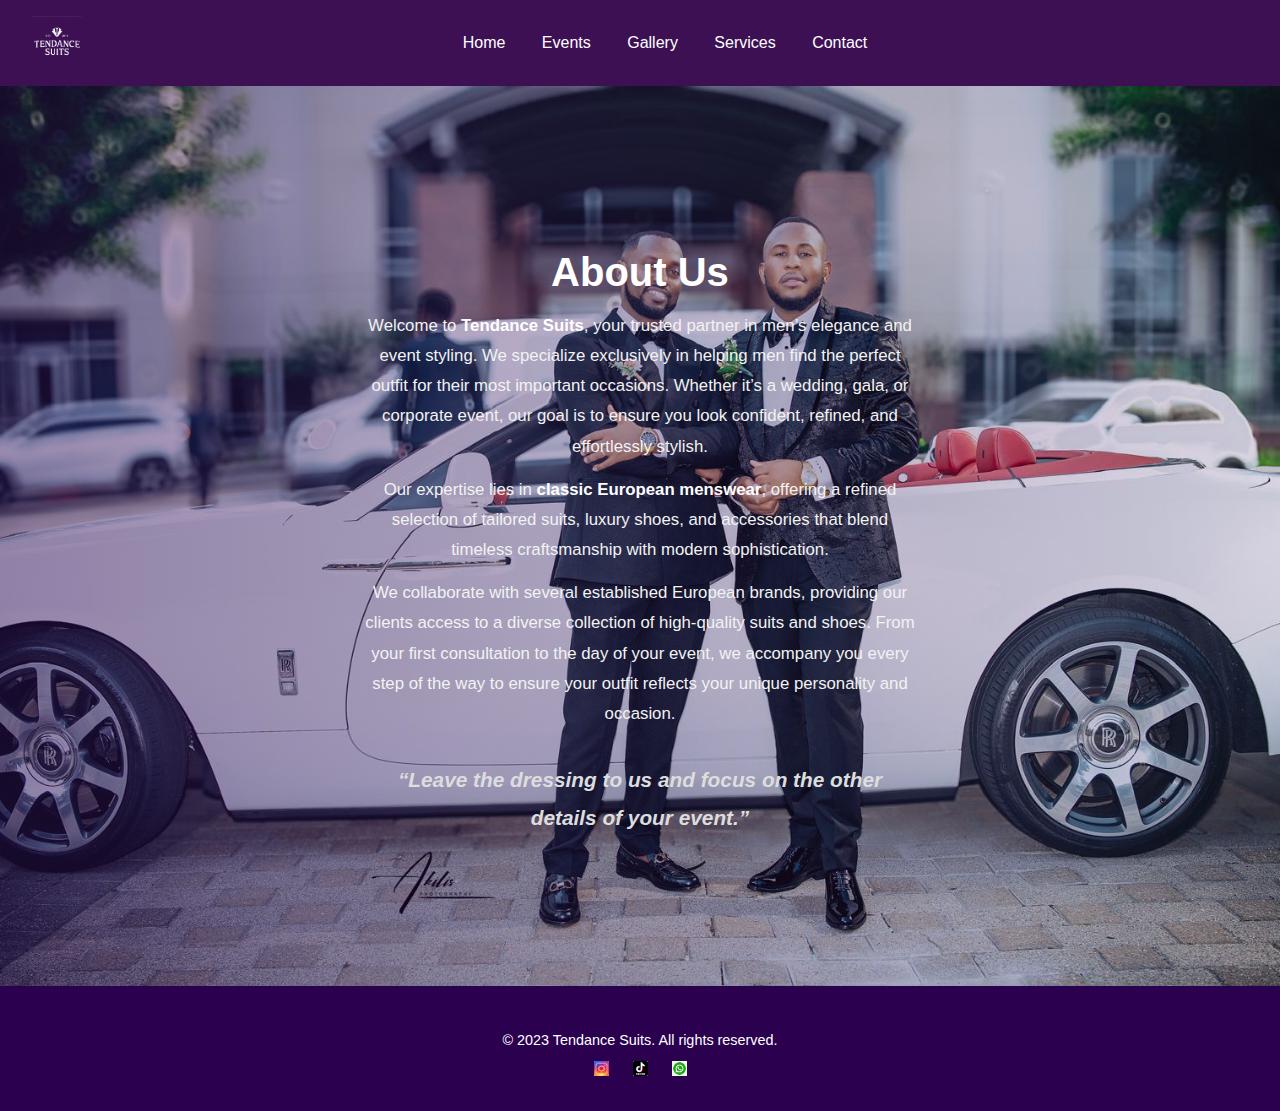
<file: index.html>
<!DOCTYPE html>
<html lang="en">
<head>
  <meta charset="UTF-8">
  <meta name="viewport" content="width=device-width, initial-scale=1.0">
  <title>Tendance Suits | About Us</title>
  <link rel="stylesheet" href="style.css">
  <script defer src="script.js"></script>
</head>
<body>

 <!-- Header -->
<header>
   <div class="logo">
    <a href="index.html">
      <img src="images/logo3.png" alt="Tendance Suits Logo">
    </a>
  </div>

  <!-- Desktop Navigation -->
  <nav class="desktop-nav">
    <a href="index.html">Home</a>
    <a href="event.html">Events</a>
    <a href="gallery.html">Gallery</a>
    <a href="Services.html">Services</a>
    <a href="contact.html">Contact</a>
  </nav>

  <!-- Mobile Navigation -->
  <div class="mobile-nav">
    <div class="hamburger" id="hamburger">
      <span></span>
      <span></span>
      <span></span>
      <span></span>
    </div>
    <ul class="menu" id="mobileMenu">
      <li><a href="gallery.html">Gallery</a></li>
      <li><a href="event.html">Events</a></li>
      <li><a href="Services.html">Services</a></li>
      <li><a href="contact.html">Contact</a></li>
    </ul>
  </div>
</header>





<!-- ABOUT SECTION WITH BACKGROUND -->
<section class="about-hero">
  <div class="overlay">
    <div class="about-text">
      <h1>About Us</h1>
      <p>
        Welcome to <strong>Tendance Suits</strong>, your trusted partner in men’s elegance and event styling.
        We specialize exclusively in helping men find the perfect outfit for their most important occasions.
        Whether it’s a wedding, gala, or corporate event, our goal is to ensure you look confident, refined,
        and effortlessly stylish.
      </p>
      <p>
        Our expertise lies in <strong>classic European menswear</strong>, offering a refined selection of tailored suits,
        luxury shoes, and accessories that blend timeless craftsmanship with modern sophistication.
      </p>
      <p>
        We collaborate with several established European brands, providing our clients access to a diverse
        collection of high-quality suits and shoes. From your first consultation to the day of your event,
        we accompany you every step of the way to ensure your outfit reflects your unique personality and occasion.
      </p>
      <p class="motto">
        <em>“Leave the dressing to us and focus on the other details of your event.”</em>
      </p>
    </div>
  </div>
</section>

  <!-- Footer -->
  <footer>
  <p>&copy; 2023 Tendance Suits. All rights reserved.</p>

  <div class="social-icons">
    <a href="https://www.instagram.com/tendancesuits" target="_blank" aria-label="Instagram">
      <img src="images/Instagram1.jpg" alt="Instagram Logo">
    </a>
    <a href="https://www.tiktok.com/@tendancesuits" target="_blank" aria-label="TikTok">
      <img src="images/tiktok.png" alt="TikTok Logo">
    </a>
    <a href="https://wa.me/1234567890" target="_blank" aria-label="WhatsApp">
      <img src="images/whatsapp.png" alt="WhatsApp Logo">
    </a>
  </div>
</footer>
<script>
  document.addEventListener('DOMContentLoaded', function () {
    const hamburger = document.getElementById('hamburger');
    const mobileMenu = document.getElementById('mobileMenu');

    hamburger.addEventListener('click', () => {
      mobileMenu.classList.toggle('active');
    });
  });
</script>




</body>
</html>
</file>
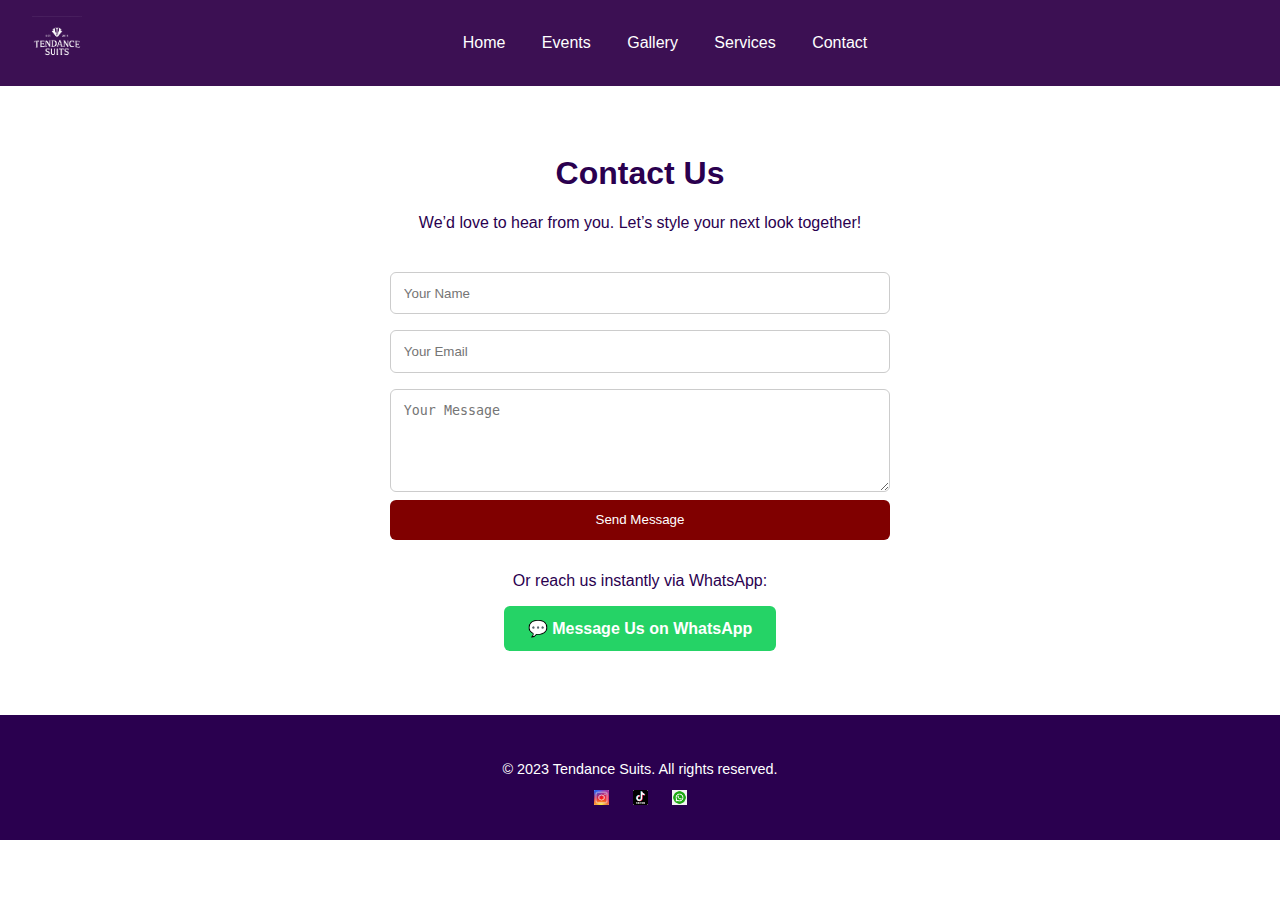
<file: contact.html>
<!DOCTYPE html>
<html lang="en">
<head>
  <meta charset="UTF-8">
  <meta name="viewport" content="width=device-width, initial-scale=1.0">
  <title>Tendance Suits | Contact</title>
  <link rel="stylesheet" href="style.css">
  <script defer src="script.js"></script>
</head>
<body>

 <header>
  <div class="logo">
    <a href="index.html">
      <img src="images/logo3.png" alt="Tendance Suits Logo">
    </a>
  </div>
  <!-- Desktop Navigation -->
  <nav class="desktop-nav">
    <a href="index.html">Home</a>
    <a href="event.html">Events</a>
    <a href="gallery.html">Gallery</a>
    <a href="Services.html">Services</a>
    <a href="contact.html">Contact</a>
  </nav>

  <!-- Mobile Navigation -->
  <div class="mobile-nav">
    <div class="hamburger" id="hamburger">
      <span></span>
      <span></span>
      <span></span>
      <span></span>
    </div>
    <ul class="menu" id="mobileMenu">
      <li><a href="index.html">Home</a></li>
      <li><a href="gallery.html">Gallery</a></li>
      <li><a href="event.html">Events</a></li>
      <li><a href="Services.html">Services</a></li>
    </ul>
  </div>
  
</header>


  <section class="contact">
    <h1>Contact Us</h1>
    <p>We’d love to hear from you. Let’s style your next look together!</p>

    <form id="contactForm">
  <input type="text" id="name" placeholder="Your Name" required>
  <input type="email" id="email" placeholder="Your Email" required>
  <textarea id="message" placeholder="Your Message" rows="5" required></textarea>
  <button type="submit" class="btn">Send Message</button>
</form>

<!-- WhatsApp Button -->
<div class="whatsapp-contact">
  <p>Or reach us instantly via WhatsApp:</p>
  <a href="https://wa.me/13465998789" target="_blank" class="whatsapp-btn">
    💬 Message Us on WhatsApp
  </a>
</div>

<p class="response" id="responseMsg"></p>


    <p class="response" id="responseMsg"></p>
  </section>

  <footer>
  <p>&copy; 2023 Tendance Suits. All rights reserved.</p>

  <div class="social-icons">
    <a href="https://www.instagram.com/tendancesuits" target="_blank" aria-label="Instagram">
      <img src="images/Instagram1.jpg" alt="Instagram Logo">
    </a>
    <a href="https://www.tiktok.com/@tendancesuits" target="_blank" aria-label="TikTok">
      <img src="images/tiktok.png" alt="TikTok Logo">
    </a>
    <a href="https://wa.me/13465998789" target="_blank" aria-label="WhatsApp">
      <img src="images/whatsapp.png" alt="WhatsApp Logo">
    </a>
  </div>
</footer>
<script>
    document.addEventListener('DOMContentLoaded', function () {
      const hamburger = document.querySelector('.hamburger');
      const menu = document.querySelector('.menu');
      if (hamburger && menu) {
        hamburger.addEventListener('click', () => {
          menu.style.display = menu.style.display === 'flex' ? 'none' : 'flex';
        });
      }
    });
  </script>

</body>
</html>
</file>
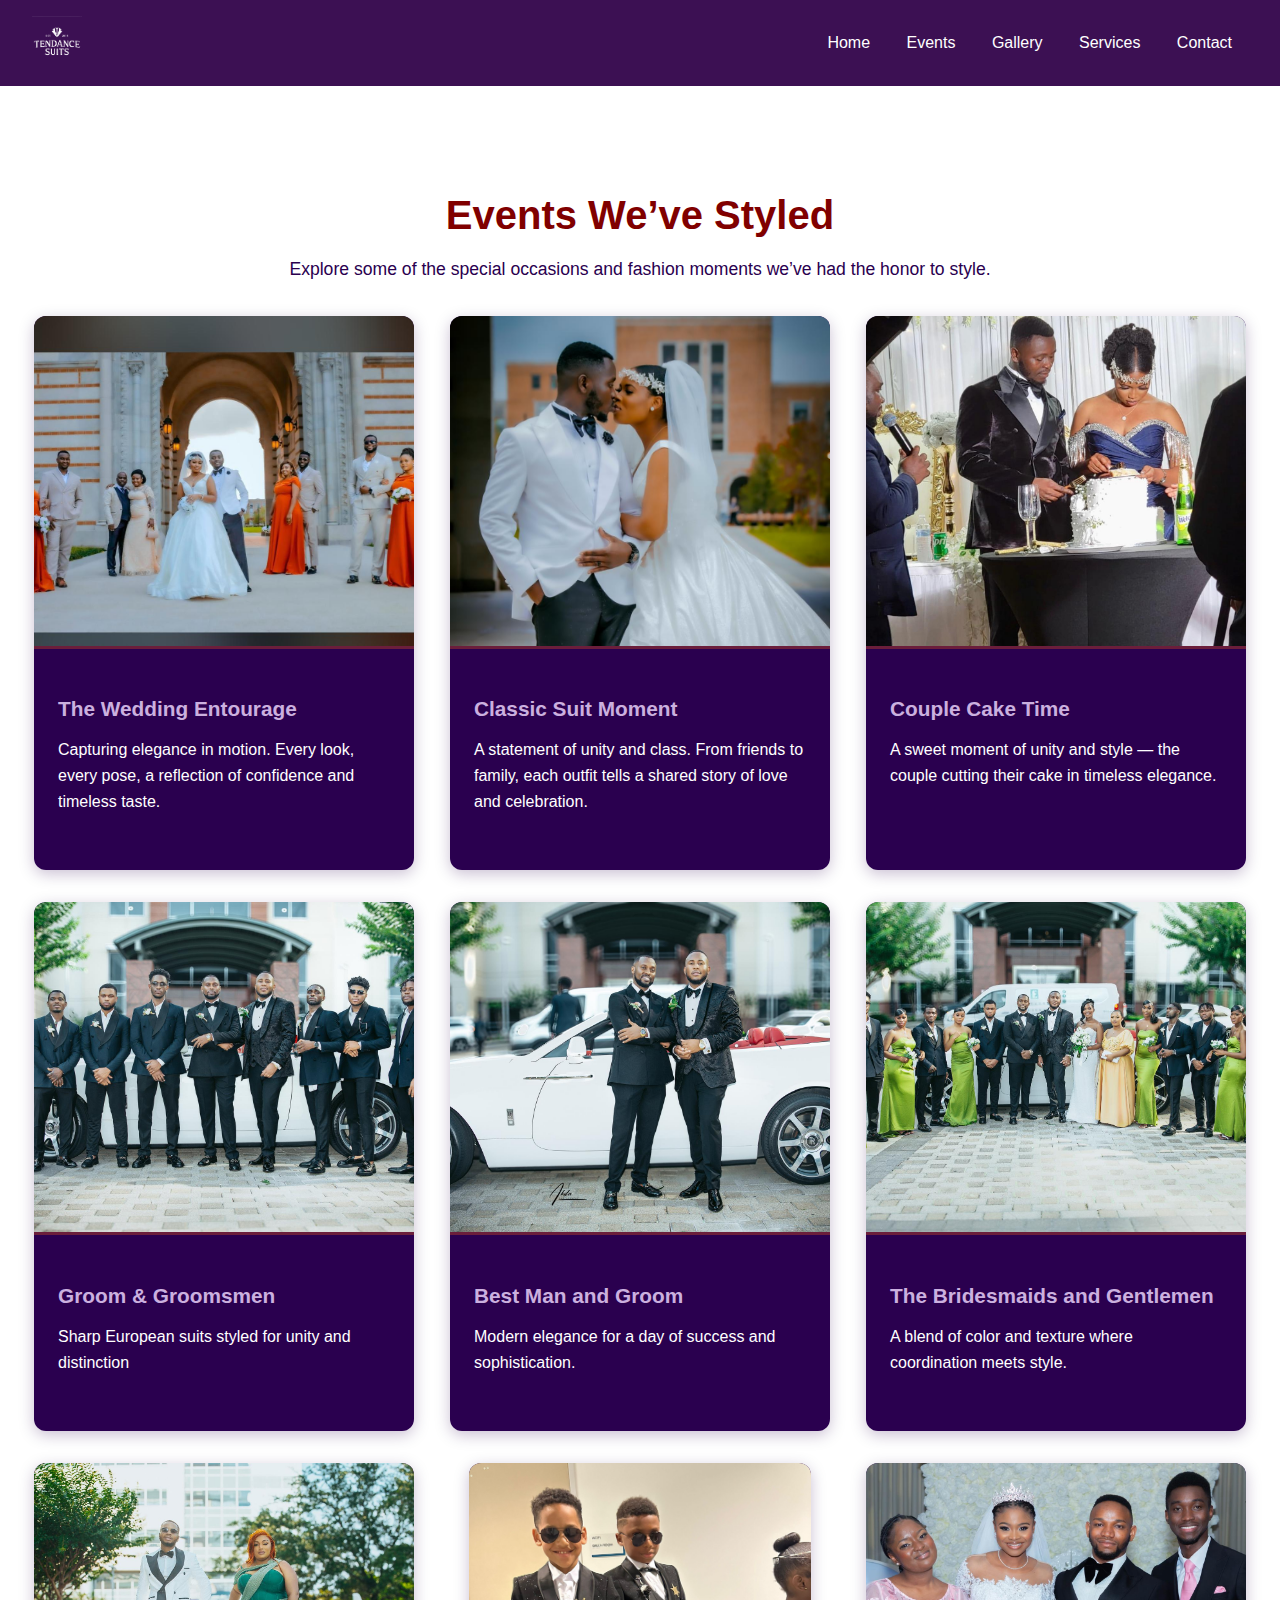
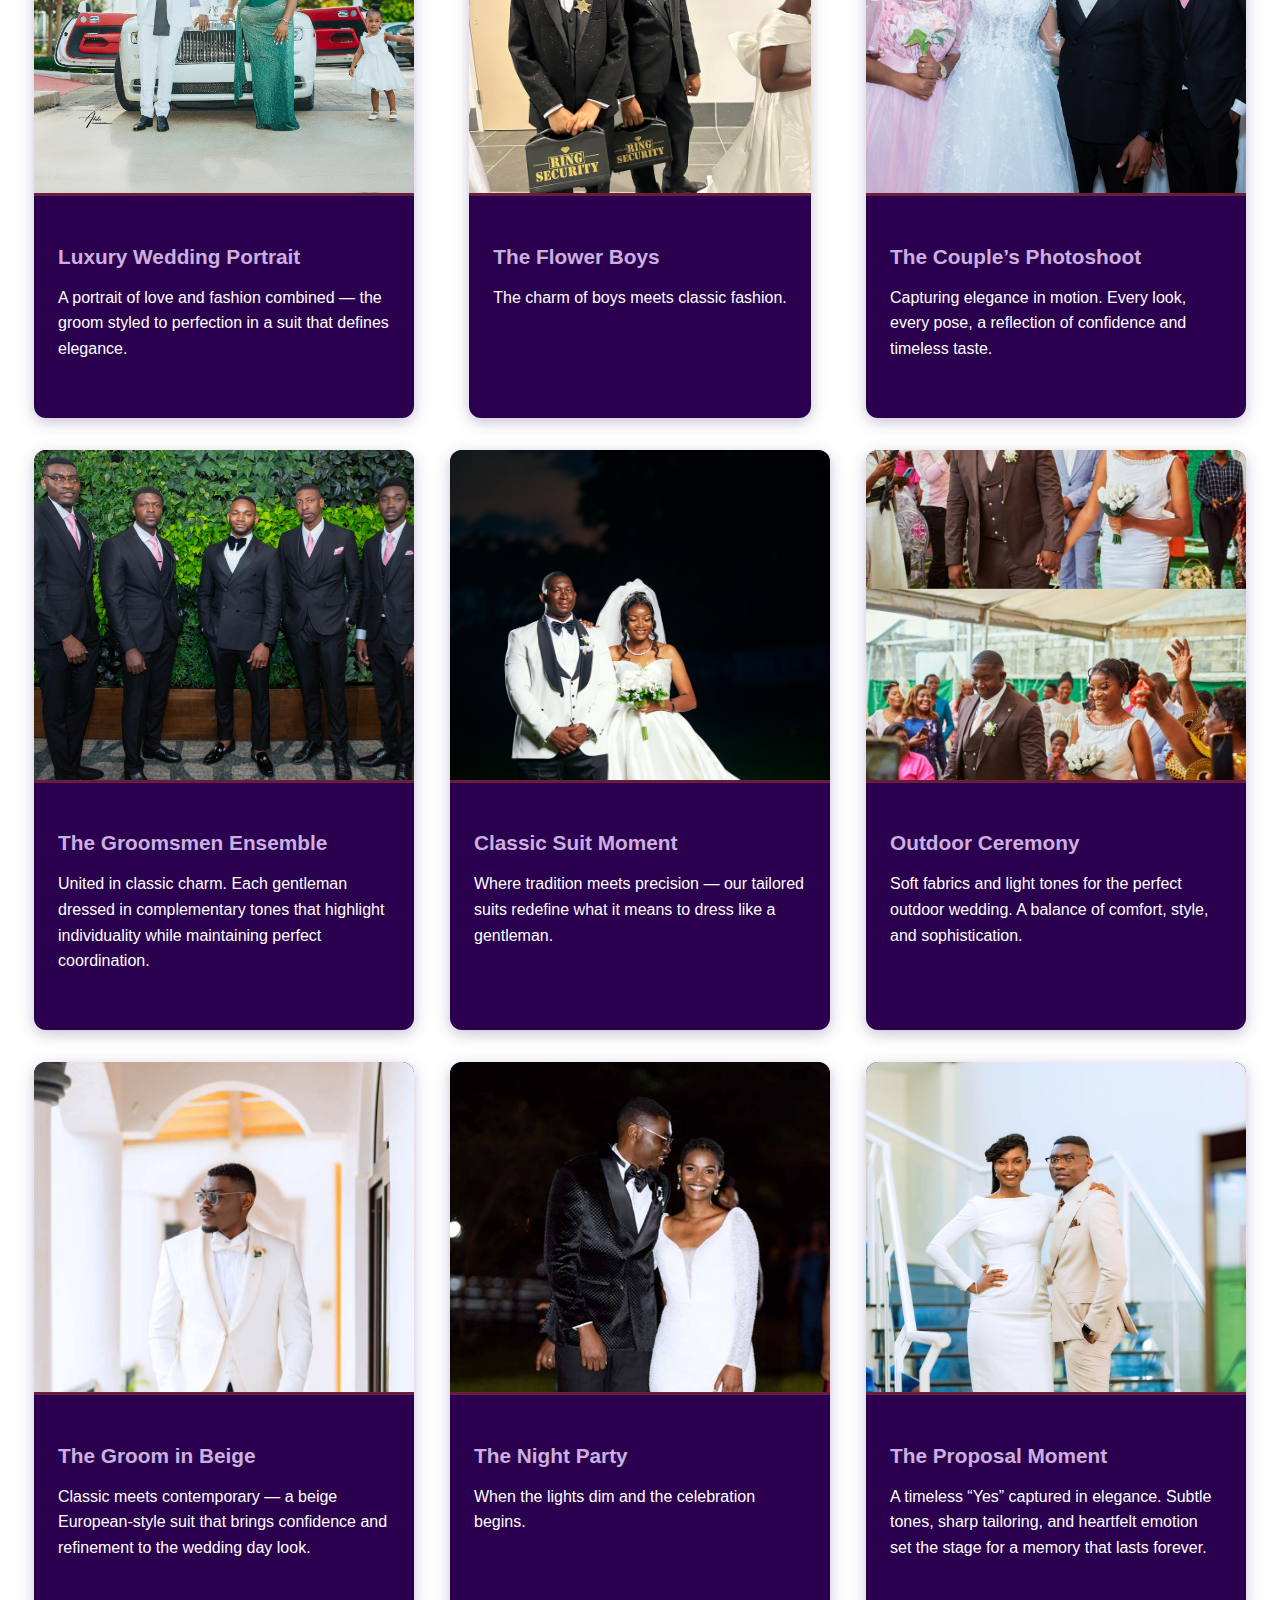
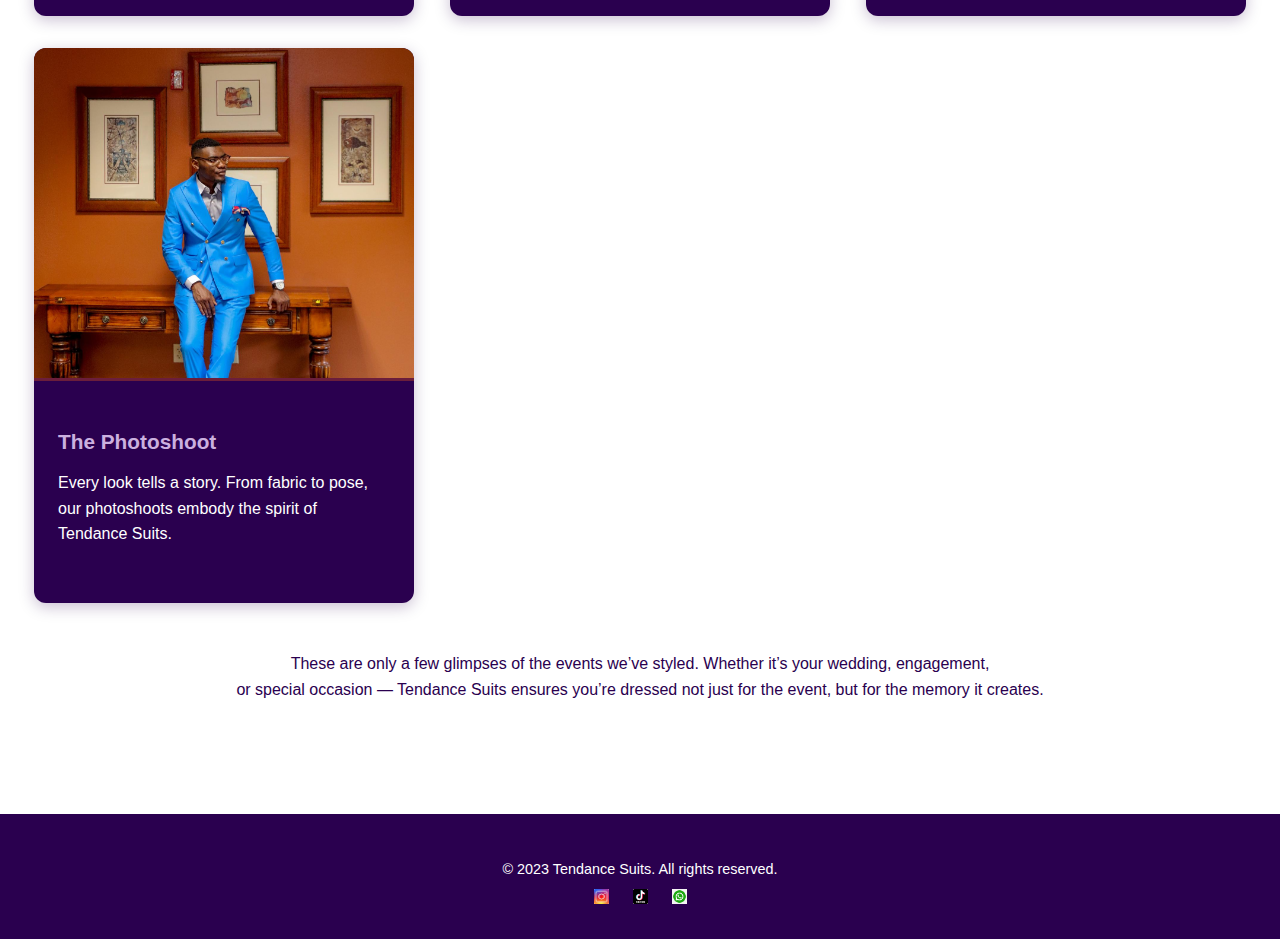
<file: event.html>
<!DOCTYPE html>
<html lang="en">
<head>
  <meta charset="UTF-8">
  <meta name="viewport" content="width=device-width, initial-scale=1.0">
  <title>Tendance Suits | Events</title>
  <link rel="stylesheet" href="style.css">
  <script defer src="script.js"></script>
</head>
<body>

  <!-- Header -->
  <header>
  <div class="logo">
    <a href="index.html">
      <img src="images/logo3.png" alt="Tendance Suits Logo">
    </a>
  </div>
  <nav>
    <a href="index.html">Home</a>
    <a href="event.html">Events</a>
    <a href="gallery.html">Gallery</a>
    <a href="Services.html">Services</a>
    <a href="contact.html">Contact</a>
  </nav>
</header>


  <!-- Events Section -->
  <section class="events">
    <h1>Events We’ve Styled</h1>
    <p>Explore some of the special occasions and fashion moments we’ve had the honor to style.</p>

    <div class="event-grid">
      <div class="event-item">
        <img src="images/Event20.jpeg" alt="Wedding Event">
        <div class="caption">
          <h3>The Wedding Entourage</h3>
          <p>Capturing elegance in motion. Every look, every pose, a reflection of confidence and timeless taste.</p>
        </div>
      </div>
      <div class="event-item">
        <img src="images/Event1.jpeg" alt="Wedding Event">
        <div class="caption">
          <h3>Classic Suit Moment</h3>
          <p>A statement of unity and class. From friends to family, each outfit tells a shared story of love and celebration.</p>
        </div>
      </div>
      <div class="event-item">
        <img src="images/Event21.jpeg" alt="Wedding Event">
        <div class="caption">
          <h3>Couple Cake Time</h3>
          <p>A sweet moment of unity and style — the couple cutting their cake in timeless elegance.</p>
        </div>
      </div>

      <div class="event-item">
        <img src="images/Event7.jpeg" alt="Corporate Gala">
        <div class="caption">
          <h3>Groom & Groomsmen</h3>
          <p>Sharp European suits styled for unity and distinction</p>
        </div>
      </div>
      <div class="event-item">
        <img src="images/Event8.jpeg" alt="Corporate Gala">
        <div class="caption">
          <h3>Best Man and Groom</h3>
          <p>Modern elegance for a day of success and sophistication.</p>
        </div>
      </div>
      <div class="event-item">
        <img src="images/Event6.jpeg" alt="Corporate Gala">
        <div class="caption">
          <h3>The Bridesmaids and Gentlemen</h3>
          <p>A blend of color and texture where coordination meets style.</p>
        </div>
      </div>
      <div class="event-item">
        <img src="images/Event9.jpeg" alt="Corporate Gala">
        <div class="caption">
          <h3>Luxury Wedding Portrait</h3>
          <p>A portrait of love and fashion combined — the groom styled to perfection in a suit that defines elegance.</p>
        </div>
      </div>
      <div class="event-item">
        <img src="images/Event10.jpeg" alt="Corporate Gala">
        <div class="caption">
          <h3>The Flower Boys</h3>
          <p>The charm of boys meets classic fashion.</p>
        </div>
      </div>
      <div class="event-item">
        <img src="images/Event11.jpeg" alt="Corporate Gala">
        <div class="caption">
          <h3>The Couple’s Photoshoot</h3>
          <p>Capturing elegance in motion. Every look, every pose, a reflection of confidence and timeless taste.</p>
        </div>
      </div>
      <div class="event-item">
        <img src="images/Event5.jpeg" alt="Corporate Gala">
        <div class="caption">
          <h3>The Groomsmen Ensemble</h3>
          <p>United in classic charm. Each gentleman dressed in complementary tones that highlight individuality while maintaining perfect coordination.</p>
        </div>
      </div>
      <div class="event-item">
        <img src="images/Event13.jpeg" alt="Corporate Gala">
        <div class="caption">
          <h3>Classic Suit Moment</h3>
          <p>Where tradition meets precision — our tailored suits redefine what it means to dress like a gentleman.</p>
        </div>
      </div>
      <div class="event-item">
        <img src="images/Event4.jpeg" alt="Corporate Gala">
        <div class="caption">
          <h3>Outdoor Ceremony</h3>
          <p>Soft fabrics and light tones for the perfect outdoor wedding. A balance of comfort, style, and sophistication.</p>
        </div>
      </div>
      <div class="event-item">
        <img src="images/Event2.jpeg" alt="Corporate Gala">
        <div class="caption">
          <h3>The Groom in Beige</h3>
          <p>Classic meets contemporary — a beige European-style suit that brings confidence and refinement to the wedding day look.</p>
        </div>
      </div>
      <div class="event-item">
        <img src="images/Event3.jpeg" alt="Corporate Gala">
        <div class="caption">
          <h3>The Night Party</h3>
          <p>When the lights dim and the celebration begins.</p>
        </div>
      </div>
      <div class="event-item">
        <img src="images/Event22.jpeg" alt="Wedding Event">
        <div class="caption">
          <h3>The Proposal Moment</h3>
          <p>A timeless “Yes” captured in elegance. Subtle tones, sharp tailoring, and heartfelt emotion set the stage for a memory that lasts forever.</p>
        </div>
      </div>
      <div class="event-item">
        <img src="images/Event23.jpeg" alt="Wedding Event">
        <div class="caption">
          <h3>The Photoshoot</h3>
          <p>Every look tells a story. From fabric to pose, our photoshoots embody the spirit of Tendance Suits.</p>
        </div>
      </div>
      
      </div>
      <p>These are only a few glimpses of the events we’ve styled. Whether it’s your wedding, engagement, <br>or special occasion — Tendance Suits ensures you’re dressed not just for the event, but for the memory it creates.</p>

    </div>
  </section>

  <!-- Footer -->
  <footer>
  <p>&copy; 2023 Tendance Suits. All rights reserved.</p>

  <div class="social-icons">
    <a href="https://www.instagram.com/tendancesuits" target="_blank" aria-label="Instagram">
      <img src="images/Instagram1.jpg" alt="Instagram Logo">
    </a>
    <a href="https://www.tiktok.com/@tendancesuits" target="_blank" aria-label="TikTok">
      <img src="images/tiktok.png" alt="TikTok Logo">
    </a>
    <a href="https://wa.me/1234567890" target="_blank" aria-label="WhatsApp">
      <img src="images/whatsapp.png" alt="WhatsApp Logo">
    </a>
  </div>
</footer>

</body>
</html>
</file>
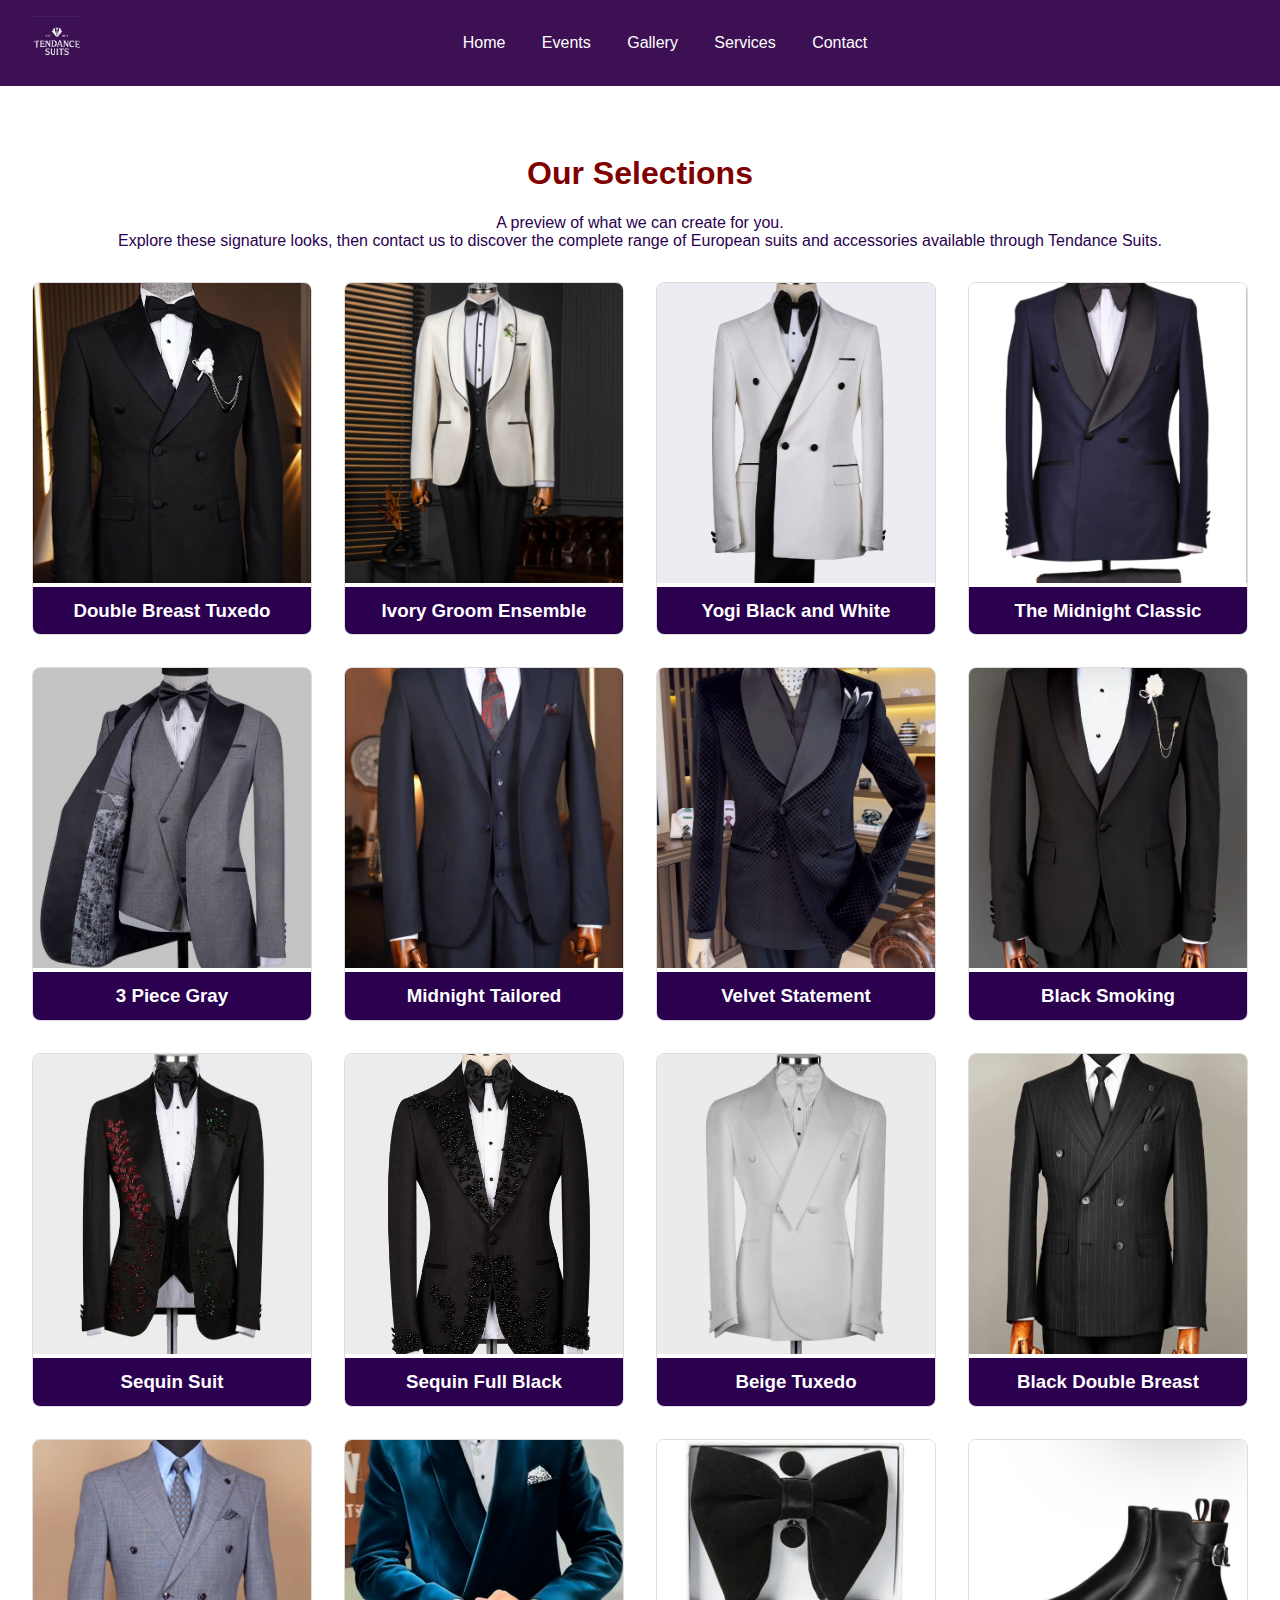
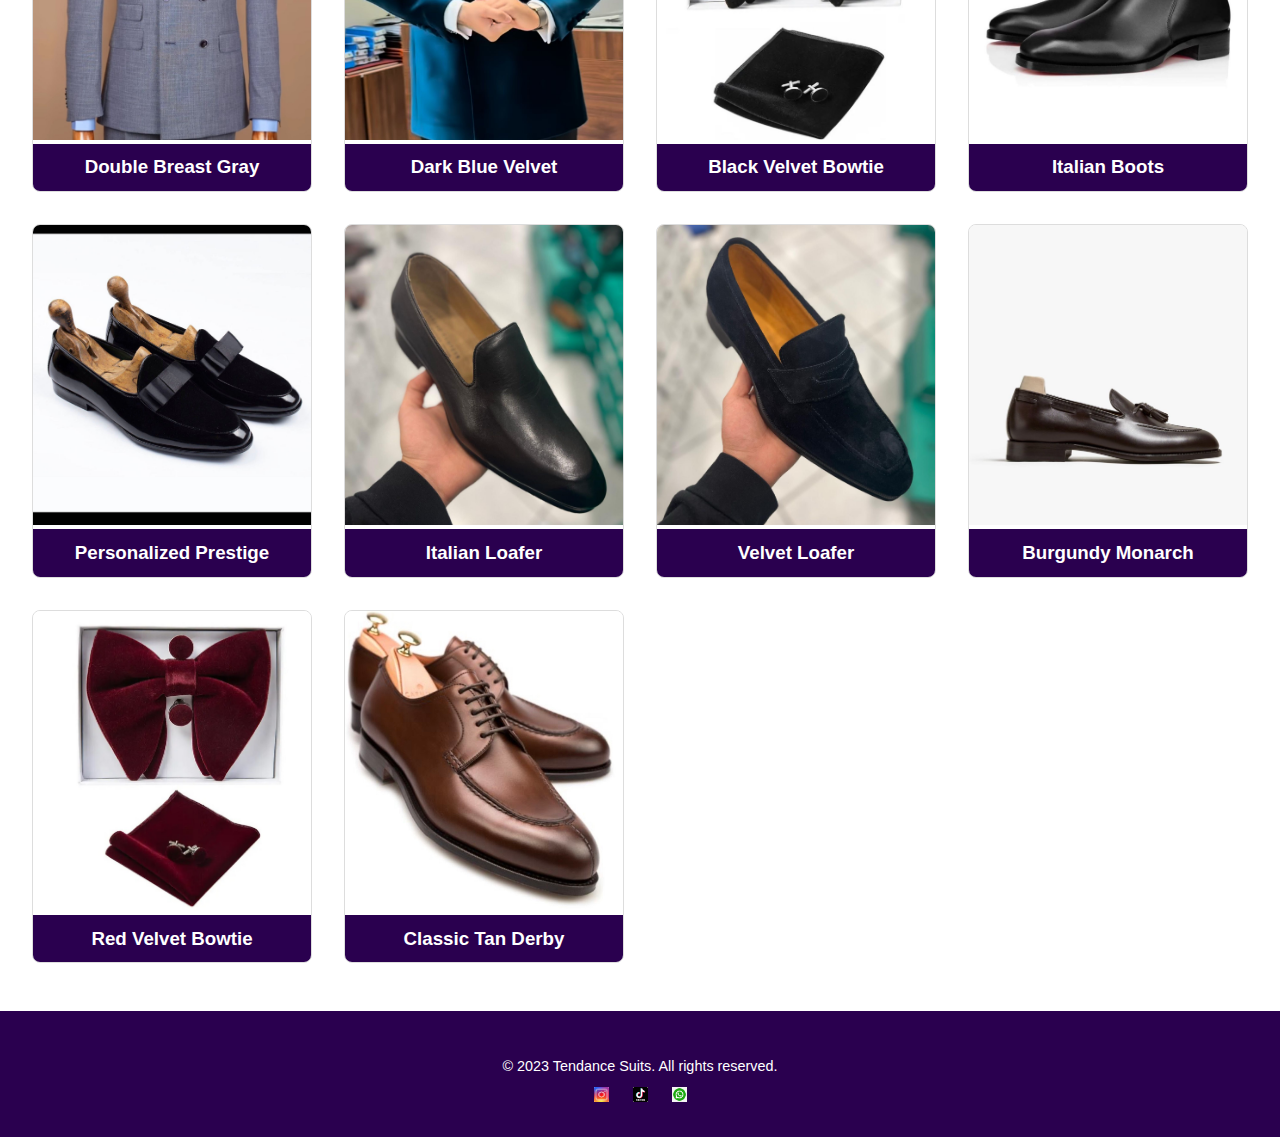
<file: gallery.html>
<!DOCTYPE html>
<html lang="en">
<head>
  <meta charset="UTF-8">
  <meta name="viewport" content="width=device-width, initial-scale=1.0">
  <title>Tendance Suits | Gallery</title>
  <link rel="stylesheet" href="style.css">
  <script defer src="script.js"></script>
</head>
<body>

  <header>
  <div class="logo">
    <a href="index.html">
      <img src="images/logo3.png" alt="Tendance Suits Logo">
    </a>
  </div>
  <!-- Desktop Navigation -->
  <nav class="desktop-nav">
    <a href="index.html">Home</a>
    <a href="event.html">Events</a>
    <a href="gallery.html">Gallery</a>
    <a href="Services.html">Services</a>
    <a href="contact.html">Contact</a>
  </nav>

  <!-- Mobile Navigation -->
  <div class="mobile-nav">
    <div class="hamburger" id="hamburger">
      <span></span>
      <span></span>
      <span></span>
      <span></span>
    </div>
    <ul class="menu" id="mobileMenu">
      <li><a href="index.html">Home</a></li>
      <li><a href="event.html">Events</a></li>
      <li><a href="Services.html">Services</a></li>
      <li><a href="contact.html">Contact</a></li>
    </ul>
  </div>
</header>


  <section class="gallery">
    <h1>Our Selections</h1>
    <p>A preview of what we can create for you.<br> Explore these signature looks, then contact us to discover the complete range of European suits and accessories available through Tendance Suits.</p>

    <div class="gallery-grid">
      <div class="item">
        <img src="images/Suit1.jpeg" alt="Midnight Suit">
        <h3>Double Breast Tuxedo</h3>
      </div>
      <div class="item">
        <img src="images/Suit18.jpeg" alt="Ivory Groom">
        <h3>Ivory Groom Ensemble</h3>
      </div>
      <div class="item">
        <img src="images/Suit15.jpeg" alt="Ivory Groom">
        <h3>Yogi Black and White</h3>
      </div>
      <div class="item">
        <img src="images/Suit3.jpeg" alt="Ivory Groom">
        <h3>The Midnight Classic</h3>
      </div>
      <div class="item">
        <img src="images/Suit16.jpeg" alt="Ivory Groom">
        <h3>3 Piece Gray</h3>
      </div>
      <div class="item">
        <img src="images/Suit8.jpeg" alt="Ivory Groom">
        <h3>Midnight Tailored</h3>
      </div>
      <div class="item">
        <img src="images/Suit11.jpeg" alt="Ivory Groom">
        <h3>Velvet Statement</h3>
      </div>
      <div class="item">
        <img src="images/Suit13.jpeg" alt="Ivory Groom">
        <h3>Black Smoking</h3>
      </div>
      
      <div class="item">
        <img src="images/Suit6.jpeg" alt="Oxford Shoes">
        <h3>Sequin Suit</h3>
      </div>
      <div class="item">
        <img src="images/Suit20.jpeg" alt="Ivory Groom">
        <h3>Sequin Full Black</h3>
      </div>
      <div class="item">
        <img src="images/Suit14.jpeg" alt="Ivory Groom">
        <h3>Beige Tuxedo</h3>
      </div>
      <div class="item">
        <img src="images/Suit2.jpeg" alt="Ivory Groom">
        <h3>Black Double Breast</h3>
      </div>
      <div class="item">
        <img src="images/Suit10.jpeg" alt="Loafers">
        <h3>Double Breast Gray</h3>
      </div>
    
    <div class="item">
        <img src="images/Suit9.jpeg" alt="Loafers">
        <h3>Dark Blue Velvet</h3>
      </div>
    <div class="item">
        <img src="images/bowtie1.jpeg" alt="Loafers">
        <h3>Black Velvet Bowtie</h3>
      </div>
    <div class="item">
        <img src="images/shoe4.jpeg" alt="Loafers">
        <h3>Italian Boots</h3>
    </div>
    <div class="item">
        <img src="images/shoe6.jpeg" alt="Loafers">
        <h3>Personalized Prestige</h3>
    </div>
    <div class="item">
        <img src="images/Shoe11.jpeg" alt="Loafers">
        <h3>Italian Loafer</h3>
    </div>
    <div class="item">
        <img src="images/Shoe12.jpeg" alt="Loafers">
        <h3>Velvet Loafer</h3>
    </div>
    <div class="item">
        <img src="images/shoe3.jpeg" alt="Loafers">
        <h3>Burgundy Monarch</h3>
    </div>
    <div class="item">
        <img src="images/bowtie2.jpeg" alt="Loafers">
        <h3>Red Velvet Bowtie</h3>
    </div>
    <div class="item">
        <img src="images/shoe2.jpeg" alt="Loafers">
        <h3>Classic Tan Derby</h3>
    </div>

  </section>

  <footer>
  <p>&copy; 2023 Tendance Suits. All rights reserved.</p>

  <div class="social-icons">
    <a href="https://www.instagram.com/tendancesuits" target="_blank" aria-label="Instagram">
      <img src="images/Instagram1.jpg" alt="Instagram Logo">
    </a>
    <a href="https://www.tiktok.com/@tendancesuits" target="_blank" aria-label="TikTok">
      <img src="images/tiktok.png" alt="TikTok Logo">
    </a>
    <a href="https://wa.me/1234567890" target="_blank" aria-label="WhatsApp">
      <img src="images/whatsapp.png" alt="WhatsApp Logo">
    </a>
  </div>
</footer>
<script>
    document.addEventListener('DOMContentLoaded', function () {
      const hamburger = document.querySelector('.hamburger');
      const menu = document.querySelector('.menu');
      if (hamburger && menu) {
        hamburger.addEventListener('click', () => {
          menu.style.display = menu.style.display === 'flex' ? 'none' : 'flex';
        });
      }
    });
  </script>

</body>
</html>
</file>
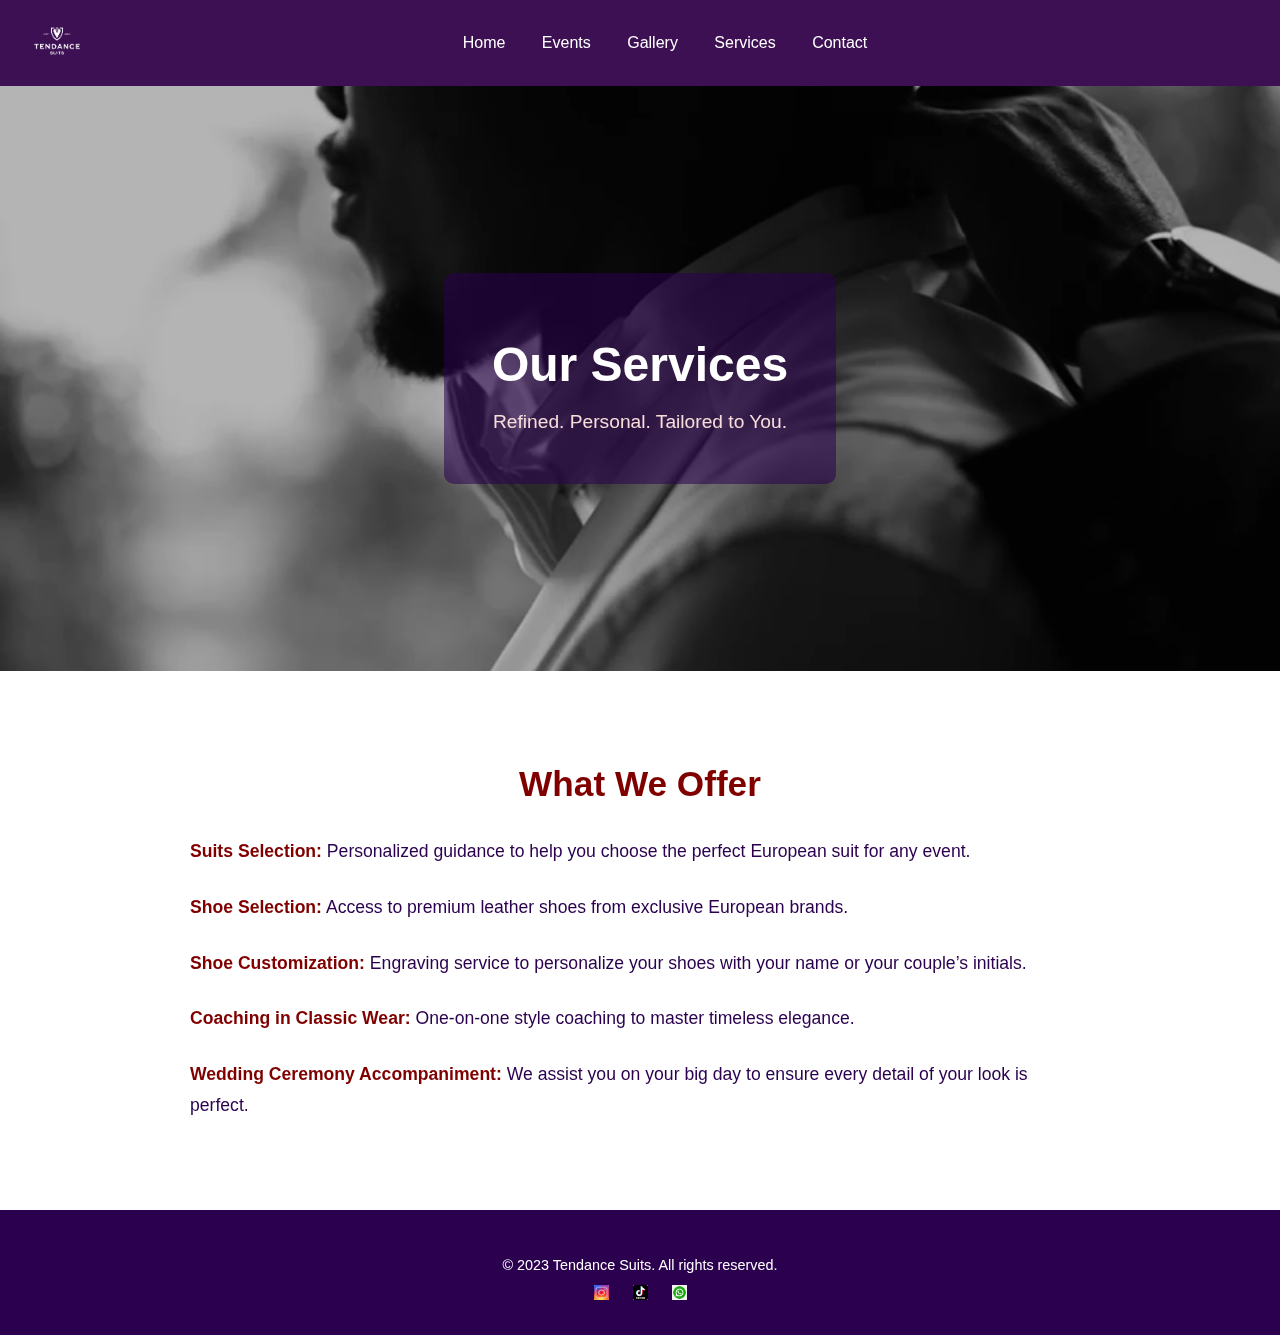
<file: Services.html>
<!DOCTYPE html>
<html lang="en">
<head>
  <meta charset="UTF-8">
  <meta name="viewport" content="width=device-width, initial-scale=1.0">
  <title>Our Services | Tendance Suits</title>
  <link rel="stylesheet" href="style.css">
</head>
<body>

  <!-- Header -->
  <header>
    <div class="logo">
      <a href="index.html">
        <img src="images/logo.png" alt="Tendance Suits Logo">
      </a>
    </div>
    <!-- Desktop Navigation -->
  <nav class="desktop-nav">
    <a href="index.html">Home</a>
    <a href="event.html">Events</a>
    <a href="gallery.html">Gallery</a>
    <a href="Services.html">Services</a>
    <a href="contact.html">Contact</a>
  </nav>

  <!-- Mobile Navigation -->
  <div class="mobile-nav">
    <div class="hamburger" id="hamburger">
      <span></span>
      <span></span>
      <span></span>
    </div>
    <ul class="menu" id="mobileMenu">
      <li><a href="index.html">Home</a></li>
      <li><a href="gallery.html">Gallery</a></li>
      <li><a href="event.html">Events</a></li>
      <li><a href="contact.html">Contact</a></li>
    </ul>
  </div>
  </header>

  <!-- Hero Video Section -->
  <section class="services-hero">
    <video autoplay muted loop playsinline class="bg-video">
      <source src="videos/vid1.mp4" type="video/mp4">
      Your browser does not support the video tag.
    </video>

    <div class="video-overlay">
      <h1>Our Services</h1>
      <p>Refined. Personal. Tailored to You.</p>
    </div>
  </section>

  <!-- Services Section -->
  <section class="services-list">
    <div class="container">
      <h2>What We Offer</h2>
      <ul>
        <li><strong>Suits Selection:</strong> Personalized guidance to help you choose the perfect European suit for any event.</li>
        <li><strong>Shoe Selection:</strong> Access to premium leather shoes from exclusive European brands.</li>
        <li><strong>Shoe Customization:</strong> Engraving service to personalize your shoes with your name or your couple’s initials.</li>
        <li><strong>Coaching in Classic Wear:</strong> One-on-one style coaching to master timeless elegance.</li>
        <li><strong>Wedding Ceremony Accompaniment:</strong> We assist you on your big day to ensure every detail of your look is perfect.</li>
      </ul>
    </div>
  </section>

  <!-- Footer -->
  <footer>
  <p>&copy; 2023 Tendance Suits. All rights reserved.</p>

  <div class="social-icons">
    <a href="https://www.instagram.com/tendancesuits" target="_blank" aria-label="Instagram">
      <img src="images/Instagram1.jpg" alt="Instagram Logo">
    </a>
    <a href="https://www.tiktok.com/@tendancesuits" target="_blank" aria-label="TikTok">
      <img src="images/tiktok.png" alt="TikTok Logo">
    </a>
    <a href="https://wa.me/13465998789" target="_blank" aria-label="WhatsApp">
      <img src="images/whatsapp.png" alt="WhatsApp Logo">
    </a>
  </div>
</footer>
<script>
    document.addEventListener('DOMContentLoaded', function () {
      const hamburger = document.querySelector('.hamburger');
      const menu = document.querySelector('.menu');
      if (hamburger && menu) {
        hamburger.addEventListener('click', () => {
          menu.style.display = menu.style.display === 'flex' ? 'none' : 'flex';
        });
      }
    });
  </script>



</body>
</html>
</file>
<file: style.css>
/* Global Style */
body {
  font-family: 'Poppins', sans-serif;
  margin: 0;
  background-color: #ffffff;
  color: #2a004f;
}

/* ===== Header & Logo Styling ===== */
header {
  background-color: #2a004f;
  color: white;
  padding: 1rem 2rem;
  display: flex;
  justify-content: space-between;
  align-items: center;
}

.logo img {
  height: 60px;
  width: auto;
  transition: transform 0.3s ease;
  filter: brightness(0) invert(1);

}

.logo img:hover {
  transform: scale(1.05);
}

.logo a {
  display: inline-block;
}

nav a {
  color: white;
  text-decoration: none;
  margin: 0 1rem;
  transition: color 0.3s;
}

nav a:hover, nav a.active {
  color: #800000;
}


nav a:hover, nav a.active {
  color: #800000;
}

/* Hero / About */
.about-hero {
  position: relative;
  width: 100%;
  height: 100vh;
  background:
    linear-gradient(to right, rgba(42, 0, 79, 0.45), rgba(42, 0, 79, 0.15)),
    url('images/Event8.jpeg') no-repeat center center / cover;
  display: flex;
  align-items: center;      /* vertical center */
  justify-content: center;  /* horizontal center */
  color: white;
  overflow: hidden;
  z-index: 1;
}

.about-hero .overlay {
  pointer-events: none;
}


.about-text {
  max-width: 550px;
  z-index: 2;
  animation: fadeIn 1.5s ease-in-out;
  text-align: center;
}

.about-text h1 {
  color: #fff;
  font-size: 2.5rem;
  margin-bottom: 1rem;
  font-weight: 700;
}

.about-text p {
  line-height: 1.8;
  margin: 0.8rem 0;
  color: #f2f2f2;
  font-size: 1.05rem;
}

.about-text strong {
  color: #fff;
  font-weight: 600;
}

.about-text .motto {
  margin-top: 2rem;
  font-size: 1.3rem;
  font-weight: bold;
  color: #ddd;
  font-style: italic;
}

/* Smooth fade-in animation */
@keyframes fadeIn {
  from { opacity: 0; transform: translateY(30px); }
  to { opacity: 1; transform: translateY(0); }
}

/* Responsive adjustments for mobile */
@media (max-width: 768px) {
  .about-hero {
    height: auto;
  }

  .about-hero .overlay {
    justify-content: center;
    text-align: center;
    padding: 3rem 1.5rem;
  }

  .about-text {
    max-width: 100%;
  }

  .about-text h1 {
    font-size: 2rem;
  }
}

/* Social Media Links */
.socials a {
  color: #2a004f;
  text-decoration: none;
  font-weight: 500;
}

.socials a:hover {
  color: #800000;
}

/* Gallery */
.gallery {
  padding: 3rem 2rem;
  text-align: center;
}

.gallery h1 {
  color: #800000;
}

.gallery-grid {
  display: grid;
  grid-template-columns: repeat(auto-fit, minmax(250px, 1fr));
  gap: 2rem;
  margin-top: 2rem;
}

.gallery-grid .item {
  border: 1px solid #ddd;
  border-radius: 8px;
  overflow: hidden;
  transition: transform 0.3s;
}

.gallery-grid .item:hover {
  transform: scale(1.05);
}

.gallery-grid img {
  width: 100%;
  height: 300px;
  object-fit: cover;
}

.gallery-grid h3 {
  background-color: #2a004f;
  color: white;
  margin: 0;
  padding: 0.8rem;
}

/* Contact */
.contact {
  padding: 3rem 2rem;
  text-align: center;
}

form {
  display: flex;
  flex-direction: column;
  max-width: 500px;
  margin: 2rem auto;
}

form input, form textarea {
  padding: 0.8rem;
  margin: 0.5rem 0;
  border: 1px solid #ccc;
  border-radius: 6px;
}

.btn {
  background-color: #800000;
  color: white;
  padding: 0.8rem;
  border: none;
  border-radius: 6px;
  cursor: pointer;
  transition: background 0.3s;
}

.btn:hover {
  background-color: #2a004f;
}
/* ===== WhatsApp Contact Button ===== */
.whatsapp-contact {
  margin-top: 1.5rem;
  text-align: center;
}

.whatsapp-btn {
  display: inline-block;
  background-color: #25D366;
  color: white;
  padding: 0.8rem 1.5rem;
  border-radius: 6px;
  text-decoration: none;
  font-weight: bold;
  transition: background-color 0.3s;
}

.whatsapp-btn:hover {
  background-color: #1ebc57;
}
/* ===== SERVICES PAGE STYLING ===== */

/* Video Hero Section */
.services-hero {
  position: relative;
  width: 100%;
  height: 65vh;
  overflow: hidden;
  display: flex;
  align-items: center;
  justify-content: center;
  text-align: center;
  color: white;
}

.bg-video {
  position: absolute;
  top: 0;
  left: 0;
  width: 100%;
  height: 100%;
  object-fit: cover;
  z-index: -1;
}

.video-overlay {
  background: rgba(42, 0, 79, 0.55);
  padding: 2rem 3rem;
  border-radius: 10px;
}

.video-overlay h1 {
  font-size: 3rem;
  margin-bottom: 1rem;
}

.video-overlay p {
  font-size: 1.2rem;
  color: #f8dcdc;
}

/* Services List Section */
.services-list {
  background-color: #fff;
  color: #2a004f;
  padding: 4rem 2rem;
  text-align: left;
}

.services-list .container {
  max-width: 900px;
  margin: 0 auto;
}

.services-list h2 {
  text-align: center;
  color: #800000;
  margin-bottom: 2rem;
  font-size: 2.2rem;
}

.services-list ul {
  list-style: none;
  padding: 0;
}

.services-list li {
  margin-bottom: 1.5rem;
  line-height: 1.8;
  font-size: 1.1rem;
}

.services-list strong {
  color: #800000;
}

/* ===== Responsive Design ===== */


@media (max-width: 768px) {
  .services-hero {
    height: 70vh;
  }

  .video-overlay {
    padding: 1.5rem;
  }

  .video-overlay h1 {
    font-size: 2rem;
  }

  .video-overlay p {
    font-size: 1rem;
  }

  .services-list {
    padding: 2rem 1rem;
  }

  .services-list h2 {
    font-size: 1.8rem;
  }

  .services-list li {
    font-size: 1rem;
  }
}


/* Footer */
footer {
  background-color: #2a004f;
  color: white;
  text-align: center;
  padding: 1rem;
}
/* Events Page */
/* ===== Event Section ===== */
/* ========== EVENTS PAGE STYLING ========== */
.events {
  background-color: #fff;
  padding: 5rem 2rem;
  text-align: center;
}

.events h1 {
  color: #800000; /* Tendance dark purple */
  font-size: 2.5rem;
  margin-bottom: 1rem;
}

.events p {
  color: #2a004f;
  font-size: 1.1rem;
  margin-bottom: 2rem;
  line-height: 1.6;
}

/* Grid layout for event items */
.event-grid {
  display: grid;
  grid-template-columns: repeat(auto-fit, minmax(300px, 1fr));
  gap: 2rem;
  justify-items: center;
}

/* Individual event cards */
.event-item {
  background-color: #2a004f; /* purple background */
  border-radius: 12px;
  overflow: hidden;
  box-shadow: 0 4px 15px rgba(42, 0, 79, 0.25);
  transition: transform 0.3s ease, box-shadow 0.3s ease;
  max-width: 380px;
}

.event-item:hover {
  transform: translateY(-8px);
  box-shadow: 0 8px 25px rgba(42, 0, 79, 0.4);
}

/* Adjust image to show more faces */
.event-item img {
  width: 100%;
  height: 330px;
  object-fit: cover;
  object-position: center 25%; /* moves focus slightly down */
  border-bottom: 3px solid #6b1e3b; /* maroon accent line */
}

/* Caption styling */
.caption {
  padding: 1.5rem;
  color: #fff;
  text-align: left;
}

.caption h3 {
  color: #cbb0df; /* soft lavender/purple accent */
  font-size: 1.3rem;
  margin-bottom: 0.5rem;
  font-weight: 600;
}

.caption p {
  color: #ffffff;
  font-size: 1rem;
  line-height: 1.6;
}

/* Final paragraph at bottom of page */
.events > p:last-of-type {
  color: #2a004f;
  font-size: 1rem;
  margin-top: 3rem;
}

/* Responsive tweaks for smaller screens */
@media (max-width: 768px) {
  .events {
    padding: 3rem 1rem;
  }

  .event-item img {
    height: 250px;
    object-position: center 30%; /* show faces better on mobile */
  }

  .caption {
    text-align: center;
  }
}


/* ===========================
   RESPONSIVE DESIGN — MOBILE & TABLET
   =========================== */

/* Tablets (landscape and portrait) */
@media (max-width: 1024px) {
  .about-hero {
    height: 100vh;
    background-position: center top;
    background-attachment: scroll;
  }

  .about-hero .overlay {
    padding: 2.5rem 3rem;
  }

  .about-text {
    max-width: 90%;
  }

  .about-text h1 {
    font-size: 2.2rem;
  }

  .about-text p {
    font-size: 1rem;
  }
}

.mobile-nav {
  position: relative;
}

.hamburger {
  display: flex;
  flex-direction: column;
  justify-content: space-around;
  width: 30px;
  height: 25px;
  cursor: pointer;
  margin: 1rem;
}

.hamburger span {
  height: 3px;
  background: #fff;
  margin: 3px 0;
  border-radius: 2px;
}

.menu {
  display: none;
  flex-direction: column;
  background: #3c1053;
  position: absolute;
  top: 60px;
  left: 0;
  width: 100%;
  padding: 1rem;
}

.menu li {
  list-style: none;
  margin: 10px 0;
}

.menu li a {
  color: #fff;
  text-decoration: none;
  font-size: 1.2rem;
}

/* Small phones (under 480px) */
@media (max-width: 480px) {
  .about-text h1 {
    font-size: 1.5rem;
  }
  .about-hero {
  position: relative;
  overflow: visible;}
.about-text {
  padding-top: 80px; /* Adjust as needed */
  }
  .about-text p {
    margin-top: 40px;
  }

  .about-text .motto {
    font-size: 1rem;
  }

  .about-hero .overlay {
    padding: 1.5rem;
  }
}
footer {
  background-color: #2a004f; /* dark purple tone */
  color: white;
  text-align: center;
  padding: 2rem 1rem;
  font-size: 0.9rem;
}

footer p {
  margin-bottom: 0.8rem;
}

.social-icons {
  display: flex;
  justify-content: center;
  gap: 1.5rem;
}

.social-icons a img {
  width: 15px;
  height: 15px;
  transition: transform 0.3s ease, opacity 0.3s ease;
}

/* Pop-up effect only */
.social-icons a:hover img {
  transform: scale(1.2);
  opacity: 0.9;
}
/* Base styles */
header {
  display: flex;
  justify-content: space-between;
  align-items: center;
  padding: 1rem 2rem;
  background: #3c1053;
  color: white;
}

.logo img {
  height: 50px;
}

.nav-links {
  display: flex;
  gap: 1.5rem;
}

.nav-links a {
  color: white;
  text-decoration: none;
  font-weight: 500;
}

/* Hamburger styles */
.hamburger {
  display: none;
  flex-direction: column;
  justify-content: space-between;
  width: 30px;
  height: 26px; /* ✅ enough space for 4 spans */
  cursor: pointer;
}
.hamburger span {
  height: 3px;
  background: white;
  border-radius: 2px;
}

/* Mobile styles */
@media (max-width: 768px) {
  .hamburger {
    display: flex;
  } 
  .nav-links {
    display: none;
    flex-direction: column;
    position: absolute;
    top: 70px;
    left: 0;
    width: 100%;
    background: #3c1053;
    padding: 1rem;
  }
  .nav-links a {
  color: white;
  text-decoration: none;
  padding: 0.5rem 0;
  font-size: 1.2rem;
  z-index: 1001;
}
.about-text {
    padding: 1 1rem;
  }

  .nav-links.show {
    display: flex;
  }

}
@media (max-width: 768px) {
  .desktop-nav {
    display: none;
  }
}
.menu {
  display: none;
  flex-direction: column;
  background: #3c1053;
  position: absolute;
  top: 60px;
  left: 0;
  width: 100%;
  padding: 1rem;
  z-index: 1000;
}

.menu.active {
  display: flex;
}
</file>
